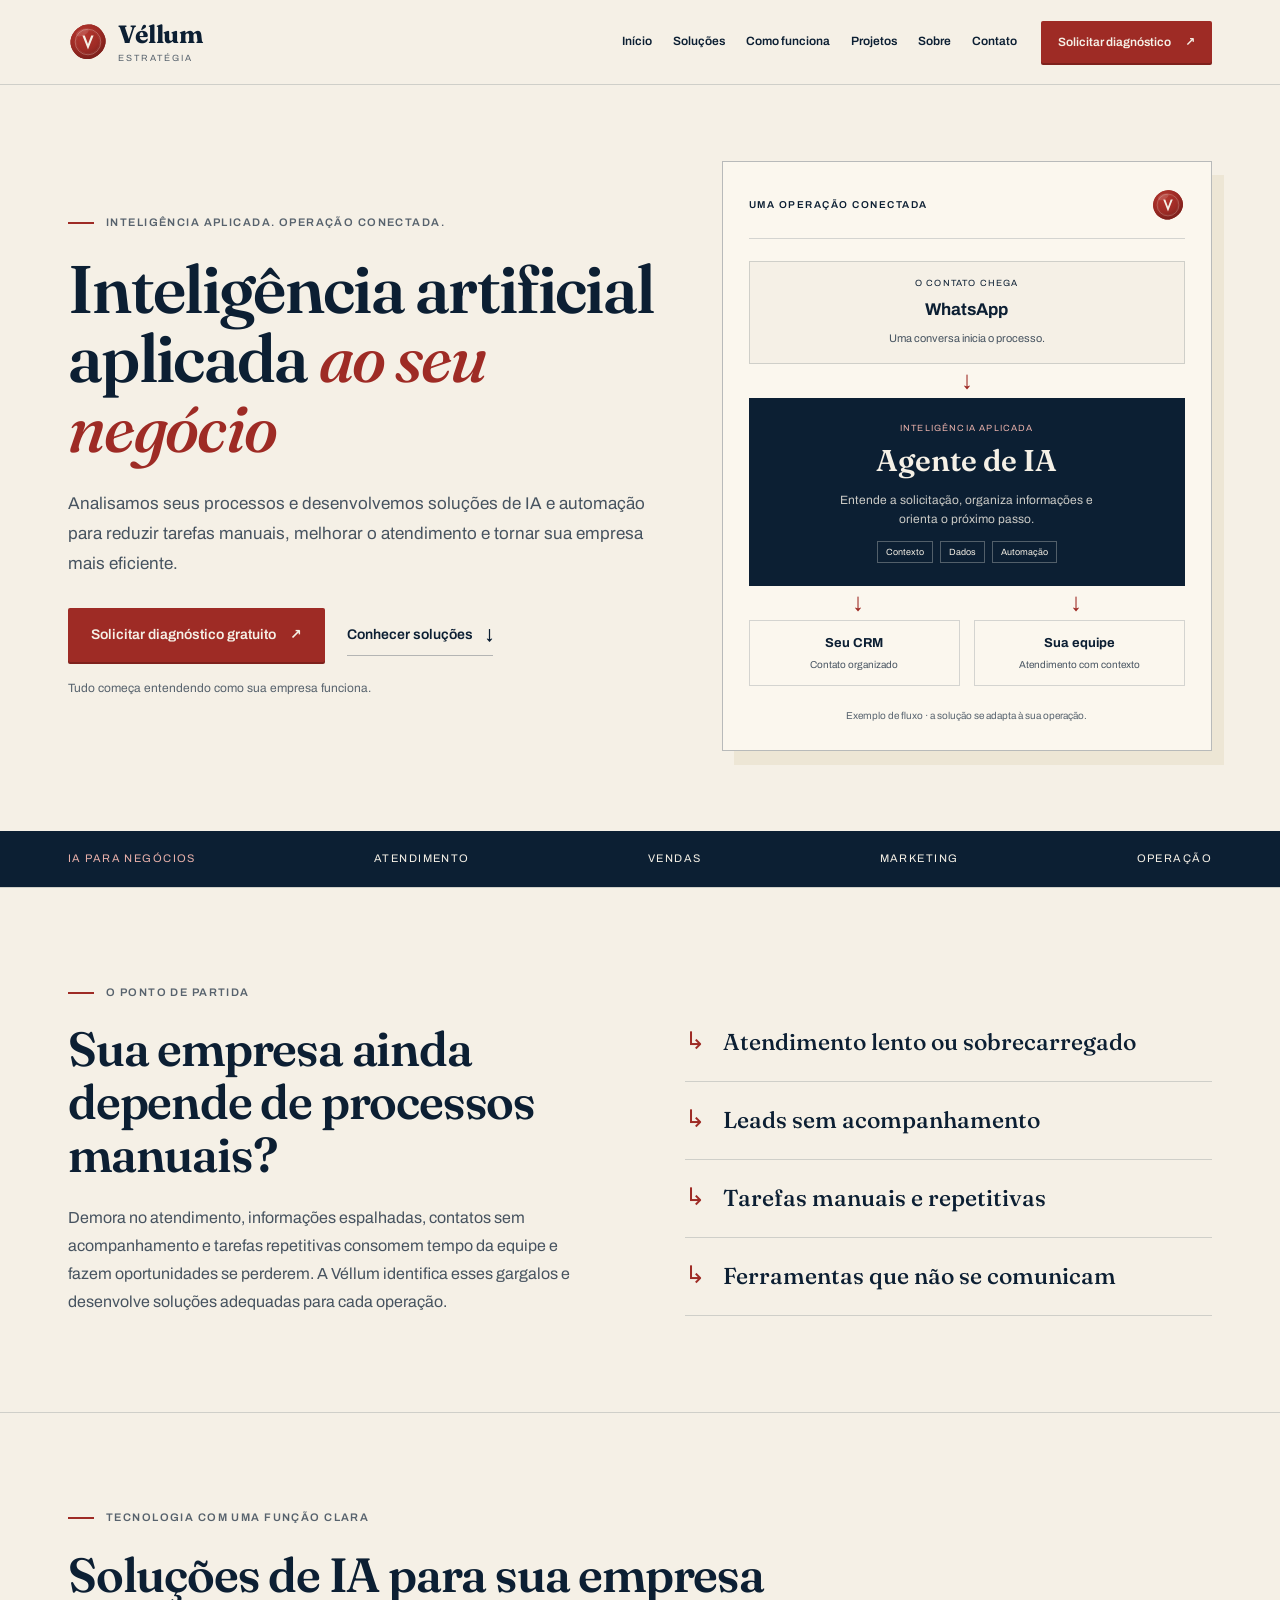
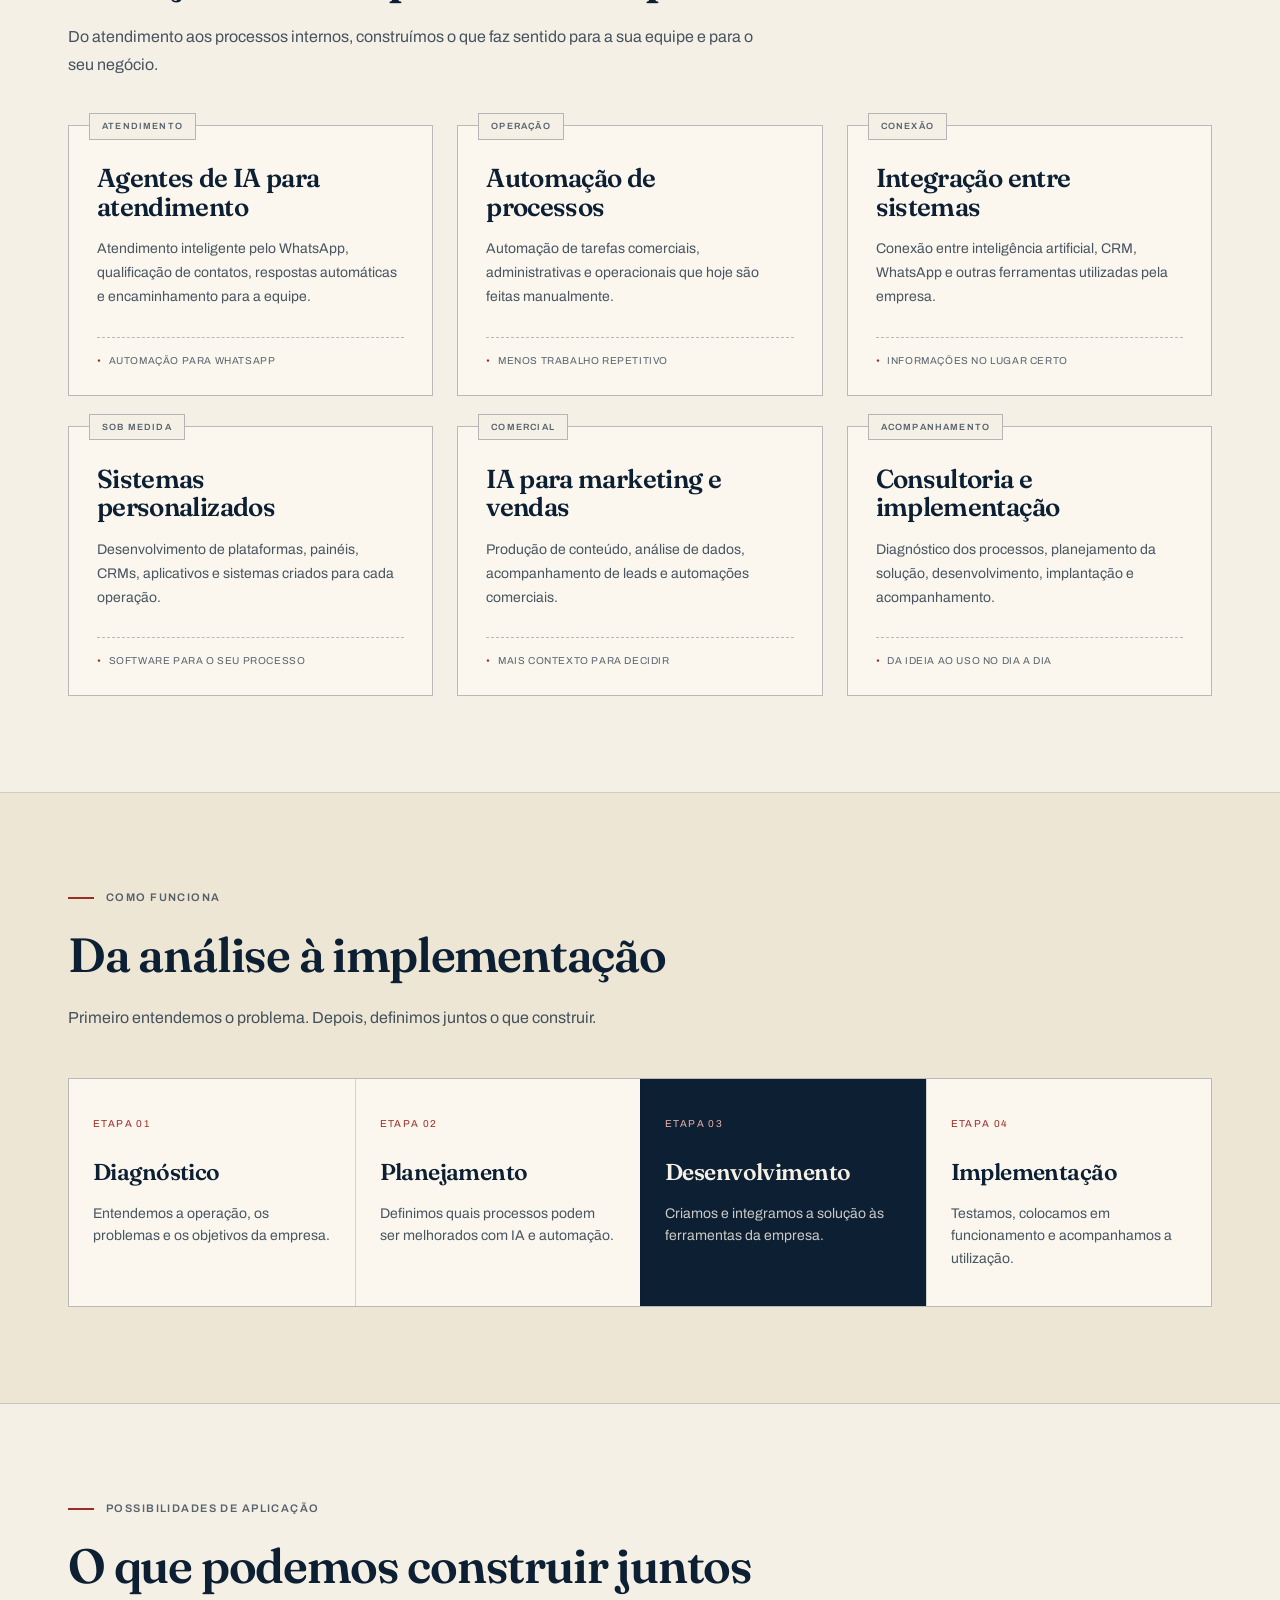
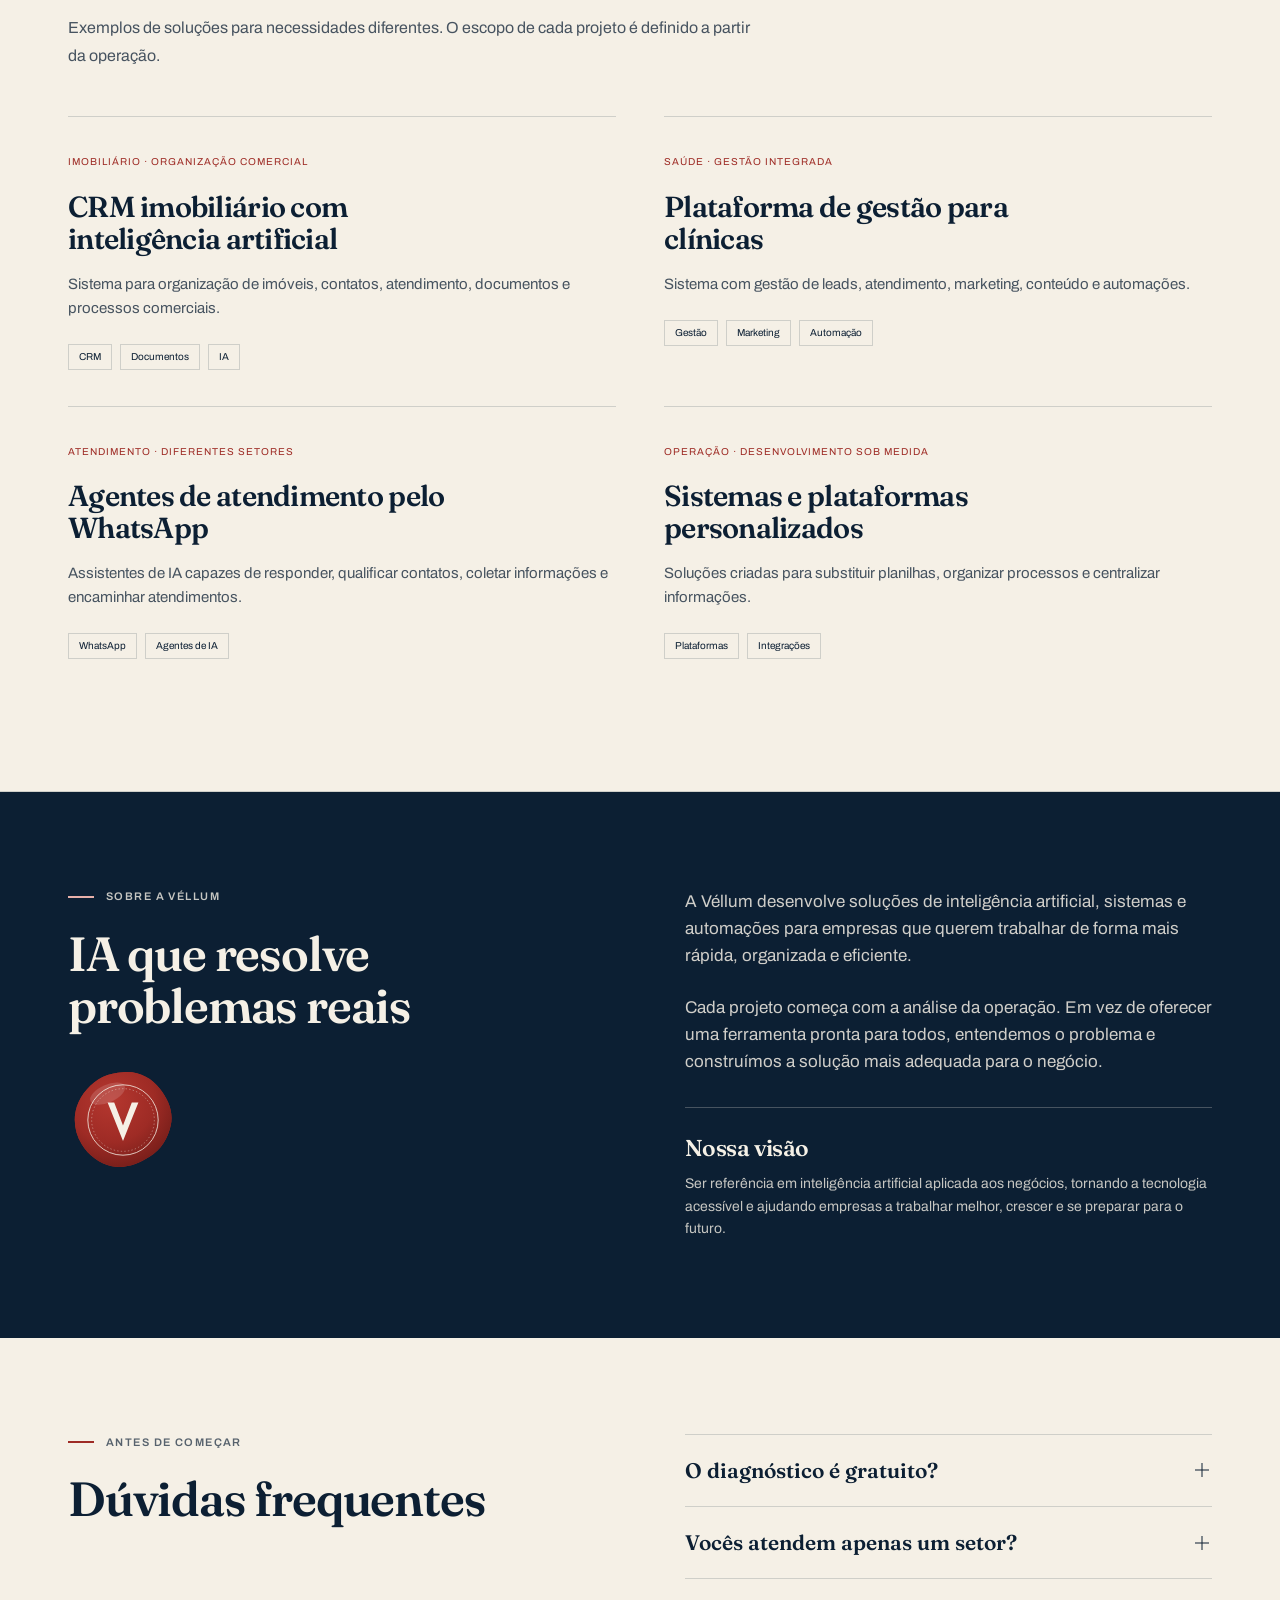
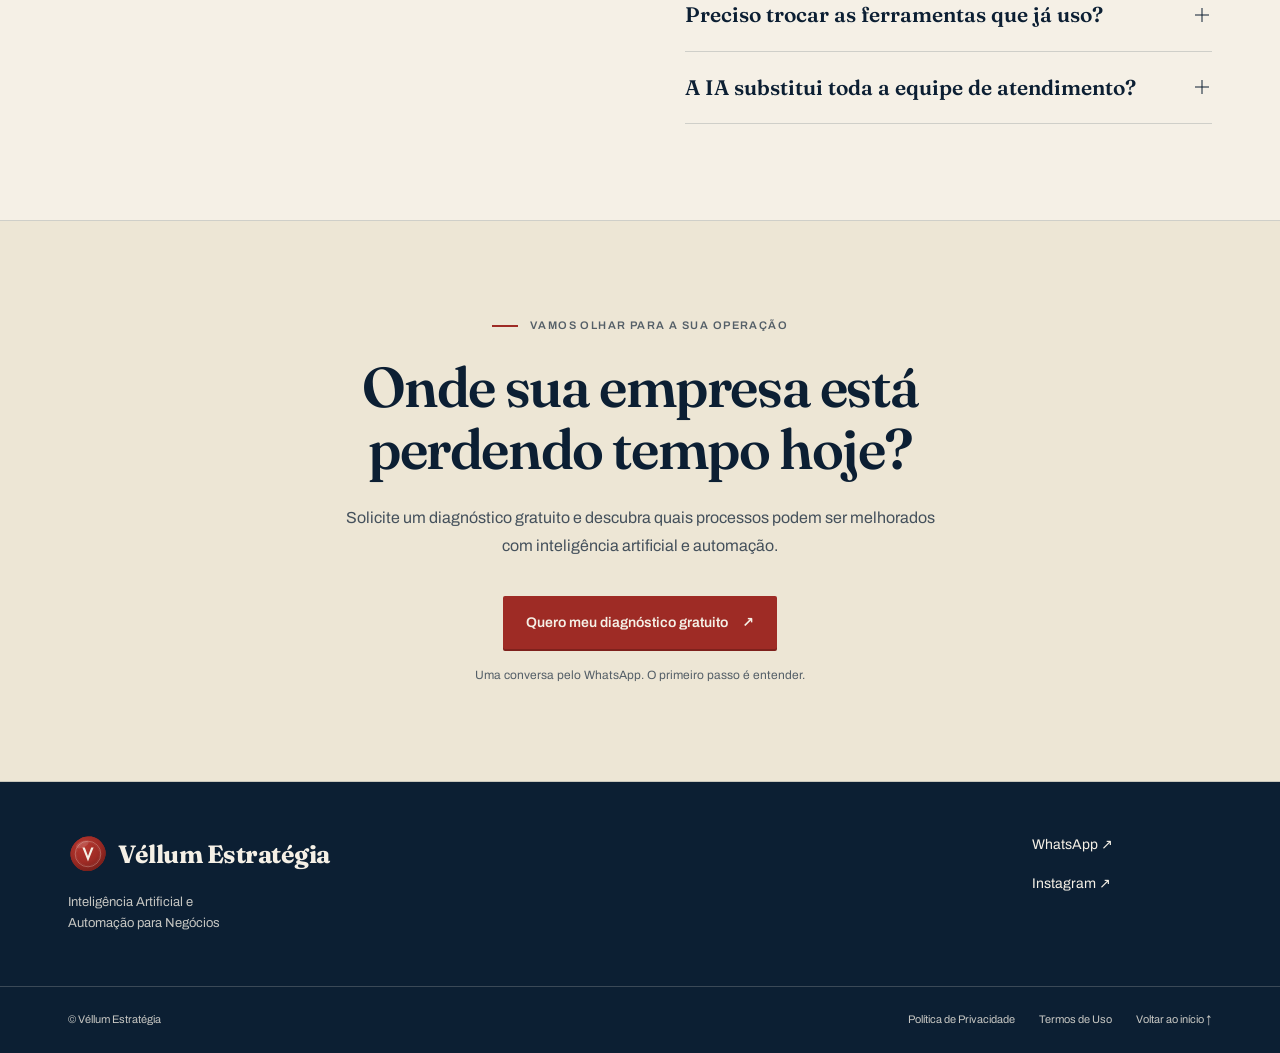
<file: index.html>
<!doctype html>
<html lang="pt-BR">
<head>
  <meta charset="utf-8">
  <meta name="viewport" content="width=device-width, initial-scale=1">
  <title>Véllum | Inteligência Artificial e Automação para Empresas</title>
  <meta name="description" content="Soluções de inteligência artificial, sistemas e automações para melhorar atendimento, vendas, marketing e processos internos.">
  <meta property="og:title" content="Véllum | Inteligência Artificial e Automação para Empresas">
  <meta property="og:description" content="Soluções de inteligência artificial, sistemas e automações para melhorar atendimento, vendas, marketing e processos internos.">
  <meta property="og:type" content="website">
  <meta property="og:locale" content="pt_BR">
  <meta property="og:url" content="https://vellumestrategia.com.br/">
  <meta property="og:image" content="https://vellumestrategia.com.br/assets/og-ia.png">
  <meta property="og:image:width" content="1200">
  <meta property="og:image:height" content="630">
  <meta property="og:image:alt" content="Véllum — Inteligência artificial aplicada ao seu negócio">
  <meta name="twitter:card" content="summary_large_image">
  <meta name="twitter:title" content="Véllum | Inteligência Artificial e Automação para Empresas">
  <meta name="twitter:description" content="Soluções de inteligência artificial, sistemas e automações para melhorar atendimento, vendas, marketing e processos internos.">
  <meta name="twitter:image" content="https://vellumestrategia.com.br/assets/og-ia.png">
  <meta name="twitter:image:alt" content="Véllum — Inteligência artificial aplicada ao seu negócio">
  <meta name="theme-color" content="#F5F0E6">
  <link rel="canonical" href="https://vellumestrategia.com.br/">
  <link rel="icon" type="image/png" sizes="32x32" href="assets/favicon-32.png">
  <link rel="apple-touch-icon" href="assets/apple-touch-icon.png">
  <link rel="preconnect" href="https://fonts.googleapis.com">
  <link rel="preconnect" href="https://fonts.gstatic.com" crossorigin>
  <link href="https://fonts.googleapis.com/css2?family=Fraunces:ital,opsz,wght@0,9..144,400;0,9..144,600;0,9..144,700;1,9..144,500&family=Archivo:wght@400;500;600;700&display=swap" rel="stylesheet">
  <link rel="stylesheet" href="assets/site.css">
  <script type="application/ld+json">
  {"@context":"https://schema.org","@type":"ProfessionalService","name":"Véllum Estratégia","description":"Soluções de inteligência artificial, sistemas e automações para melhorar atendimento, vendas, marketing e processos internos.","url":"https://vellumestrategia.com.br/","telephone":"+5541984191360","areaServed":"BR","sameAs":["https://instagram.com/vellum.estrategia"],"hasOfferCatalog":{"@type":"OfferCatalog","name":"Inteligência artificial para empresas","itemListElement":[{"@type":"Offer","itemOffered":{"@type":"Service","name":"Agentes de IA para atendimento"}},{"@type":"Offer","itemOffered":{"@type":"Service","name":"Automação de processos"}},{"@type":"Offer","itemOffered":{"@type":"Service","name":"Integração entre sistemas"}},{"@type":"Offer","itemOffered":{"@type":"Service","name":"Sistemas personalizados"}},{"@type":"Offer","itemOffered":{"@type":"Service","name":"IA para marketing e vendas"}},{"@type":"Offer","itemOffered":{"@type":"Service","name":"Consultoria e implementação"}}]}}
  </script>
  <!-- Configuração de Analytics preservada. -->
  <script>
    window.VELLUM_GA4 = 'G-S2M0ZX8E9G';
    window.dataLayer = window.dataLayer || [];
    function gtag(){ dataLayer.push(arguments); }
    window.gtag = gtag;
    if (window.VELLUM_GA4 !== 'G-XXXXXXXXXX') {
      var gs = document.createElement('script');
      gs.async = true;
      gs.src = 'https://www.googletagmanager.com/gtag/js?id=' + window.VELLUM_GA4;
      document.head.appendChild(gs);
      gtag('js', new Date());
      gtag('config', window.VELLUM_GA4, { anonymize_ip: true });
    }
  </script>
  <script src="assets/site.js" defer></script>
</head>
<body>
  <!-- Selo original da Véllum. -->
  <svg width="0" height="0" class="symbols" aria-hidden="true"><defs>
    <g id="selo-v">
      <path d="M100,13 C127,10 152,23 167,43 C182,62 192,84 187,109 C182,133 169,154 148,167 C128,180 104,189 80,184 C57,179 37,164 25,144 C12,123 9,98 16,76 C24,53 41,33 63,22 C75,16 87,14 100,13 Z" fill="#9E2B25"/>
      <path d="M100,13 C127,10 152,23 167,43 C182,62 192,84 187,109 C182,133 169,154 148,167 C128,180 104,189 80,184 C57,179 37,164 25,144 C12,123 9,98 16,76 C24,53 41,33 63,22 C75,16 87,14 100,13 Z" fill="url(#waxgrad)"/>
      <circle cx="100" cy="100" r="64" fill="none" stroke="#F5F0E6" stroke-width="1.6" opacity=".9"/>
      <circle cx="100" cy="100" r="57" fill="none" stroke="#F5F0E6" stroke-width="1" stroke-dasharray="2.5 4" opacity=".7"/>
      <path d="M 72 68 L 100 138 L 128 68 L 116 68 L 100 110 L 84 68 Z" fill="#F5F0E6"/>
      <ellipse cx="72" cy="52" rx="34" ry="16" fill="#FFFFFF" opacity=".14" transform="rotate(-24 72 52)"/>
    </g>
    <radialGradient id="waxgrad" cx="38%" cy="30%" r="80%"><stop offset="0%" stop-color="#B5372F"/><stop offset="55%" stop-color="#9E2B25"/><stop offset="100%" stop-color="#6E1B17"/></radialGradient>
  </defs></svg>
  <a class="skip" href="#conteudo">Pular para o conteúdo</a>
  <header id="topo"><div class="wrap header-inner">
    <a class="brand" href="#inicio" aria-label="Véllum — início"><svg viewBox="0 0 200 200" aria-hidden="true"><use href="#selo-v"/></svg><span><b>Véllum</b><small>Estratégia</small></span></a>
    <button class="menu-toggle" aria-expanded="false" aria-controls="menu" type="button" hidden>Menu <span aria-hidden="true">☰</span></button>
    <nav id="menu" aria-label="Navegação principal"><div class="navlinks"><a href="#inicio">Início</a><a href="#solucoes">Soluções</a><a href="#como-funciona">Como funciona</a><a href="#projetos">Projetos</a><a href="#sobre">Sobre</a><a href="#contato">Contato</a></div><a class="btn btn-wax nav-cta" data-diagnostico href="https://wa.me/5541984191360?text=Ol%C3%A1%2C%20vim%20pelo%20site%20da%20V%C3%A9llum%20e%20gostaria%20de%20solicitar%20um%20diagn%C3%B3stico%20de%20IA%20para%20minha%20empresa.">Solicitar diagnóstico <span aria-hidden="true">↗</span></a></nav>
  </div></header>
  <main id="conteudo">
    <section class="hero" id="inicio" aria-labelledby="h-hero"><div class="wrap hero-grid">
      <div><p class="eyebrow">Inteligência aplicada. Operação conectada.</p><h1 id="h-hero">Inteligência artificial aplicada <em>ao seu negócio</em></h1><p class="lede">Analisamos seus processos e desenvolvemos soluções de IA e automação para reduzir tarefas manuais, melhorar o atendimento e tornar sua empresa mais eficiente.</p><div class="ctas"><a class="btn btn-wax" data-diagnostico href="https://wa.me/5541984191360?text=Ol%C3%A1%2C%20vim%20pelo%20site%20da%20V%C3%A9llum%20e%20gostaria%20de%20solicitar%20um%20diagn%C3%B3stico%20de%20IA%20para%20minha%20empresa.">Solicitar diagnóstico gratuito <span aria-hidden="true">↗</span></a><a class="text-link" href="#solucoes">Conhecer soluções <span aria-hidden="true">↓</span></a></div><p class="cta-note">Tudo começa entendendo como sua empresa funciona.</p></div>
      <figure class="operation-map" aria-labelledby="map-caption"><div class="map-head"><span>Uma operação conectada</span><svg viewBox="0 0 200 200" aria-hidden="true"><use href="#selo-v"/></svg></div><div class="map-input"><span class="node-label">O contato chega</span><strong>WhatsApp</strong><span>Uma conversa inicia o processo.</span></div><div class="connector" aria-hidden="true">↓</div><div class="map-core"><span class="node-label">Inteligência aplicada</span><strong>Agente de IA</strong><p>Entende a solicitação, organiza informações e orienta o próximo passo.</p><div class="core-tags"><span>Contexto</span><span>Dados</span><span>Automação</span></div></div><div class="map-branches" aria-hidden="true"><span>↓</span><span>↓</span></div><div class="map-outputs"><div><strong>Seu CRM</strong><span>Contato organizado</span></div><div><strong>Sua equipe</strong><span>Atendimento com contexto</span></div></div><figcaption id="map-caption">Exemplo de fluxo · a solução se adapta à sua operação.</figcaption></figure>
    </div><div class="areas"><div class="wrap"><span>IA para negócios</span><span>Atendimento</span><span>Vendas</span><span>Marketing</span><span>Operação</span></div></div></section>
    <section class="problems" aria-labelledby="h-problemas"><div class="wrap split"><div class="section-head"><p class="eyebrow">O ponto de partida</p><h2 id="h-problemas">Sua empresa ainda depende de processos manuais?</h2><p class="sub">Demora no atendimento, informações espalhadas, contatos sem acompanhamento e tarefas repetitivas consomem tempo da equipe e fazem oportunidades se perderem. A Véllum identifica esses gargalos e desenvolve soluções adequadas para cada operação.</p></div><ul class="problem-list"><li>Atendimento lento ou sobrecarregado</li><li>Leads sem acompanhamento</li><li>Tarefas manuais e repetitivas</li><li>Ferramentas que não se comunicam</li></ul></div></section>
    <section id="solucoes" aria-labelledby="h-solucoes"><div class="wrap"><div class="section-head"><p class="eyebrow">Tecnologia com uma função clara</p><h2 id="h-solucoes">Soluções de IA para sua empresa</h2><p class="sub">Do atendimento aos processos internos, construímos o que faz sentido para a sua equipe e para o seu negócio.</p></div><div class="svc-grid">
      <article class="svc"><span class="tab">Atendimento</span><h3>Agentes de IA para atendimento</h3><p>Atendimento inteligente pelo WhatsApp, qualificação de contatos, respostas automáticas e encaminhamento para a equipe.</p><div class="foot">Automação para WhatsApp</div></article>
      <article class="svc"><span class="tab">Operação</span><h3>Automação de processos</h3><p>Automação de tarefas comerciais, administrativas e operacionais que hoje são feitas manualmente.</p><div class="foot">Menos trabalho repetitivo</div></article>
      <article class="svc"><span class="tab">Conexão</span><h3>Integração entre sistemas</h3><p>Conexão entre inteligência artificial, CRM, WhatsApp e outras ferramentas utilizadas pela empresa.</p><div class="foot">Informações no lugar certo</div></article>
      <article class="svc"><span class="tab">Sob medida</span><h3>Sistemas personalizados</h3><p>Desenvolvimento de plataformas, painéis, CRMs, aplicativos e sistemas criados para cada operação.</p><div class="foot">Software para o seu processo</div></article>
      <article class="svc"><span class="tab">Comercial</span><h3>IA para marketing e vendas</h3><p>Produção de conteúdo, análise de dados, acompanhamento de leads e automações comerciais.</p><div class="foot">Mais contexto para decidir</div></article>
      <article class="svc"><span class="tab">Acompanhamento</span><h3>Consultoria e implementação</h3><p>Diagnóstico dos processos, planejamento da solução, desenvolvimento, implantação e acompanhamento.</p><div class="foot">Da ideia ao uso no dia a dia</div></article>
    </div></div></section>
    <section class="method-section" id="como-funciona" aria-labelledby="h-metodo"><div class="wrap"><div class="section-head"><p class="eyebrow">Como funciona</p><h2 id="h-metodo">Da análise à implementação</h2><p class="sub">Primeiro entendemos o problema. Depois, definimos juntos o que construir.</p></div><ol class="met-grid"><li class="met"><span class="stage">Etapa 01</span><h3>Diagnóstico</h3><p>Entendemos a operação, os problemas e os objetivos da empresa.</p></li><li class="met"><span class="stage">Etapa 02</span><h3>Planejamento</h3><p>Definimos quais processos podem ser melhorados com IA e automação.</p></li><li class="met dark"><span class="stage">Etapa 03</span><h3>Desenvolvimento</h3><p>Criamos e integramos a solução às ferramentas da empresa.</p></li><li class="met"><span class="stage">Etapa 04</span><h3>Implementação</h3><p>Testamos, colocamos em funcionamento e acompanhamos a utilização.</p></li></ol></div></section>
    <section id="projetos" aria-labelledby="h-projetos"><div class="wrap"><div class="section-head"><p class="eyebrow">Possibilidades de aplicação</p><h2 id="h-projetos">O que podemos construir juntos</h2><p class="sub">Exemplos de soluções para necessidades diferentes. O escopo de cada projeto é definido a partir da operação.</p></div>
      <!-- Alterar para portfólio de projetos realizados após confirmação dos cases. -->
      <div class="project-grid"><article class="project"><span class="project-type">Imobiliário · organização comercial</span><h3>CRM imobiliário com inteligência artificial</h3><p>Sistema para organização de imóveis, contatos, atendimento, documentos e processos comerciais.</p><div class="project-tags"><span>CRM</span><span>Documentos</span><span>IA</span></div></article><article class="project"><span class="project-type">Saúde · gestão integrada</span><h3>Plataforma de gestão para clínicas</h3><p>Sistema com gestão de leads, atendimento, marketing, conteúdo e automações.</p><div class="project-tags"><span>Gestão</span><span>Marketing</span><span>Automação</span></div></article><article class="project"><span class="project-type">Atendimento · diferentes setores</span><h3>Agentes de atendimento pelo WhatsApp</h3><p>Assistentes de IA capazes de responder, qualificar contatos, coletar informações e encaminhar atendimentos.</p><div class="project-tags"><span>WhatsApp</span><span>Agentes de IA</span></div></article><article class="project"><span class="project-type">Operação · desenvolvimento sob medida</span><h3>Sistemas e plataformas personalizados</h3><p>Soluções criadas para substituir planilhas, organizar processos e centralizar informações.</p><div class="project-tags"><span>Plataformas</span><span>Integrações</span></div></article></div>
    </div></section>
    <section class="about" id="sobre" aria-labelledby="h-sobre"><div class="wrap split"><div><p class="eyebrow">Sobre a Véllum</p><h2 id="h-sobre">IA que resolve<br>problemas reais</h2><svg class="about-seal" viewBox="0 0 200 200" role="img" aria-label="Selo original da Véllum"><use href="#selo-v"/></svg></div><div class="about-copy"><p>A Véllum desenvolve soluções de inteligência artificial, sistemas e automações para empresas que querem trabalhar de forma mais rápida, organizada e eficiente.</p><p>Cada projeto começa com a análise da operação. Em vez de oferecer uma ferramenta pronta para todos, entendemos o problema e construímos a solução mais adequada para o negócio.</p><div class="vision"><h3>Nossa visão</h3><p>Ser referência em inteligência artificial aplicada aos negócios, tornando a tecnologia acessível e ajudando empresas a trabalhar melhor, crescer e se preparar para o futuro.</p></div></div></div></section>
    <section id="duvidas" aria-labelledby="h-duvidas"><div class="wrap split"><div class="section-head"><p class="eyebrow">Antes de começar</p><h2 id="h-duvidas">Dúvidas frequentes</h2></div><div class="faq"><details><summary><span class="q">O diagnóstico é gratuito?</span><span class="plus" aria-hidden="true"></span></summary><div class="a"><p>Sim. A conversa inicial serve para entender seus processos e identificar oportunidades de melhoria. Se houver um projeto a desenvolver, escopo e investimento são definidos antes da contratação.</p></div></details><details><summary><span class="q">Vocês atendem apenas um setor?</span><span class="plus" aria-hidden="true"></span></summary><div class="a"><p>Não. Desenvolvemos soluções para diferentes tipos de empresa. O ponto de partida é a necessidade da operação, e não um nicho específico.</p></div></details><details><summary><span class="q">Preciso trocar as ferramentas que já uso?</span><span class="plus" aria-hidden="true"></span></summary><div class="a"><p>Avaliamos primeiro as ferramentas existentes. As integrações dependem dos recursos e permissões de cada sistema; eventuais mudanças são discutidas no planejamento.</p></div></details><details><summary><span class="q">A IA substitui toda a equipe de atendimento?</span><span class="plus" aria-hidden="true"></span></summary><div class="a"><p>A solução pode assumir tarefas repetitivas e apoiar a equipe. Definimos quais situações precisam de atendimento humano e como encaminhá-las com as informações necessárias.</p></div></details></div></div></section>
    <section class="contact" id="contato" aria-labelledby="h-contato"><div class="wrap contact-inner"><p class="eyebrow">Vamos olhar para a sua operação</p><h2 id="h-contato">Onde sua empresa está<br>perdendo tempo hoje?</h2><p class="sub">Solicite um diagnóstico gratuito e descubra quais processos podem ser melhorados com inteligência artificial e automação.</p><a class="btn btn-wax" data-diagnostico href="https://wa.me/5541984191360?text=Ol%C3%A1%2C%20vim%20pelo%20site%20da%20V%C3%A9llum%20e%20gostaria%20de%20solicitar%20um%20diagn%C3%B3stico%20de%20IA%20para%20minha%20empresa.">Quero meu diagnóstico gratuito <span aria-hidden="true">↗</span></a><p class="cta-note">Uma conversa pelo WhatsApp. O primeiro passo é entender.</p></div></section>
  </main>
  <footer><div class="wrap footer-main"><div><a class="brand" href="#inicio"><svg viewBox="0 0 200 200" aria-hidden="true"><use href="#selo-v"/></svg><b>Véllum Estratégia</b></a><p>Inteligência Artificial e<br>Automação para Negócios</p></div><div class="footer-contact"><a href="https://wa.me/5541984191360">WhatsApp <span aria-hidden="true">↗</span></a><a href="https://instagram.com/vellum.estrategia" target="_blank" rel="noopener noreferrer">Instagram <span aria-hidden="true">↗</span></a><!-- E-mail comercial e LinkedIn aguardam endereços oficiais. --></div></div><div class="foot-bar"><div class="wrap"><span>© Véllum Estratégia</span><div class="foot-links"><a href="privacidade.html">Política de Privacidade</a><a href="termos.html">Termos de Uso</a><a href="#inicio">Voltar ao início ↑</a></div></div></div></footer>
</body>
</html>
</file>
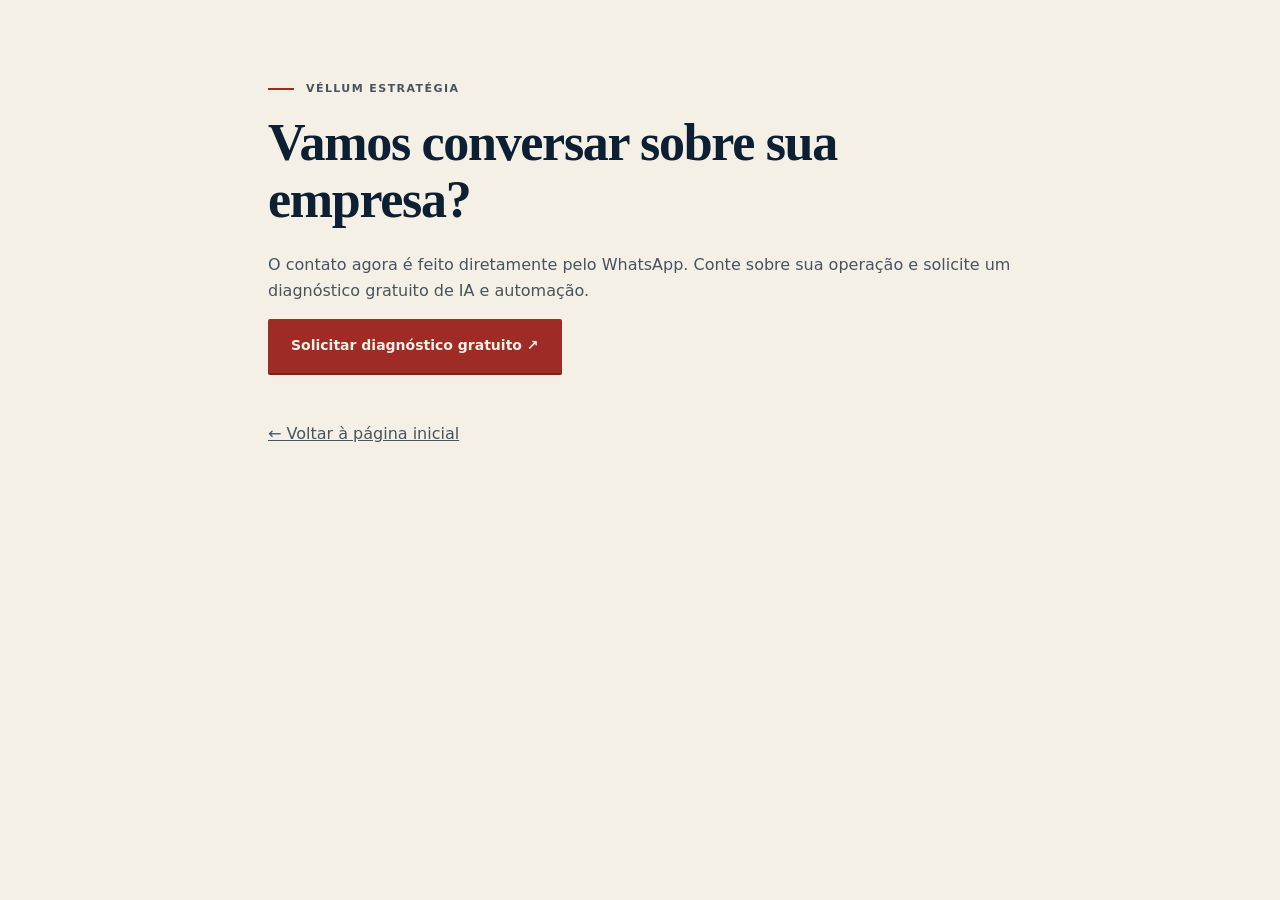
<file: obrigado.html>
<!doctype html>
<html lang="pt-BR"><head><meta charset="utf-8"><meta name="viewport" content="width=device-width, initial-scale=1"><meta name="robots" content="noindex"><title>Fale com a Véllum | Diagnóstico de IA</title><link rel="icon" href="assets/favicon-32.png"><link rel="stylesheet" href="assets/site.css"></head><body><main class="wrap legal"><p class="eyebrow">Véllum Estratégia</p><h1>Vamos conversar sobre sua empresa?</h1><p>O contato agora é feito diretamente pelo WhatsApp. Conte sobre sua operação e solicite um diagnóstico gratuito de IA e automação.</p><a class="btn btn-wax" href="https://wa.me/5541984191360?text=Ol%C3%A1%2C%20vim%20pelo%20site%20da%20V%C3%A9llum%20e%20gostaria%20de%20solicitar%20um%20diagn%C3%B3stico%20de%20IA%20para%20minha%20empresa.">Solicitar diagnóstico gratuito ↗</a><p><a class="back" href="/">← Voltar à página inicial</a></p></main></body></html>
</file>
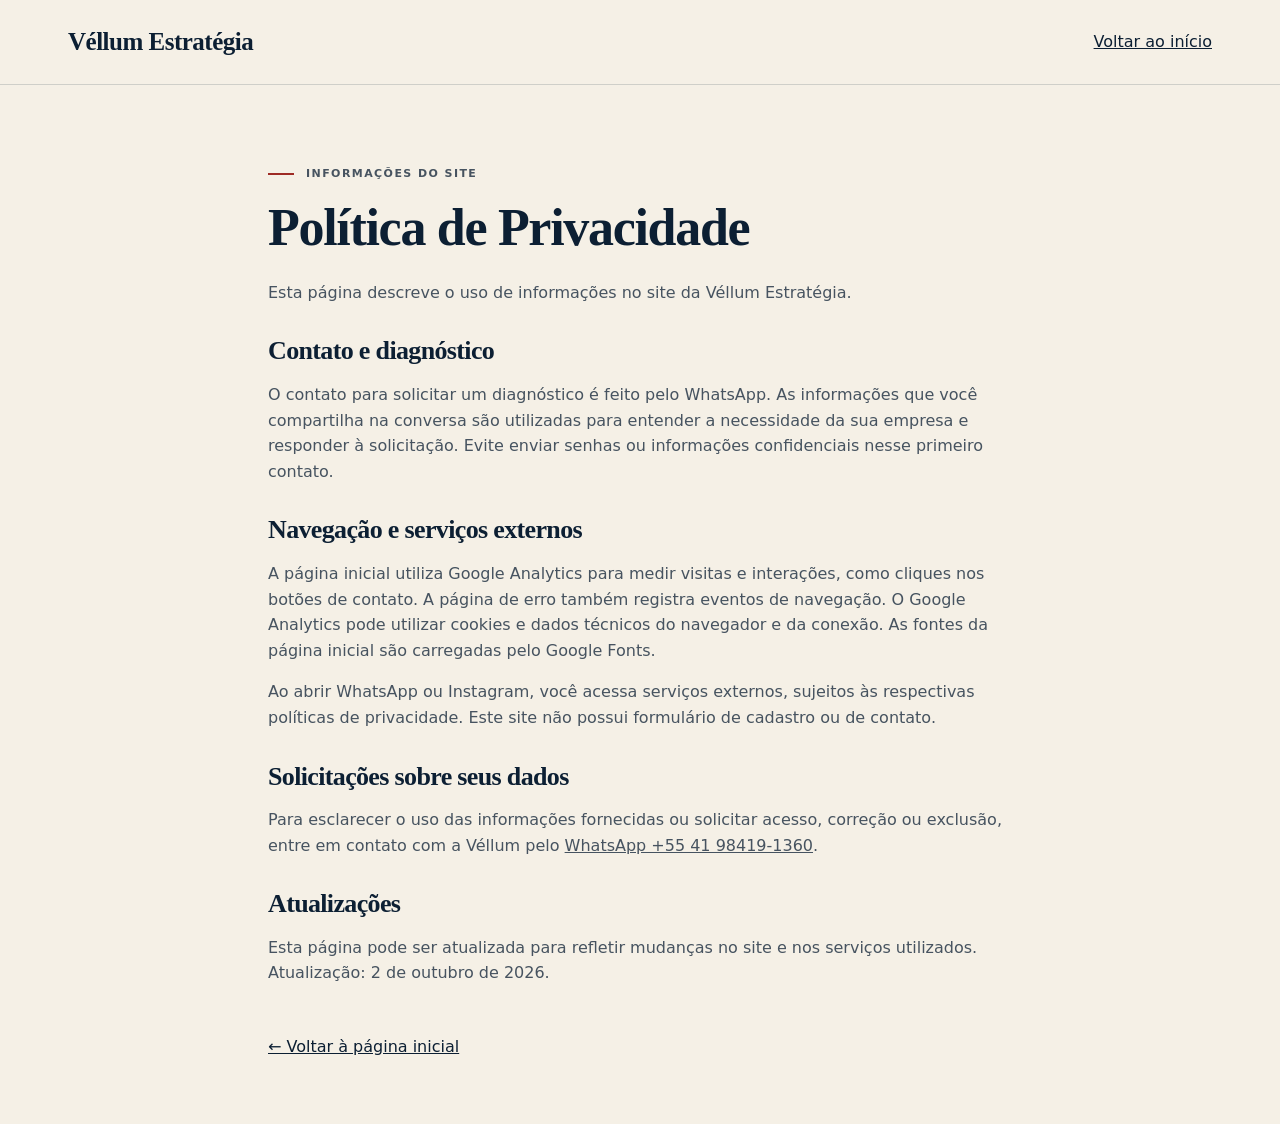
<file: privacidade.html>
<!doctype html>
<html lang="pt-BR"><head><meta charset="utf-8"><meta name="viewport" content="width=device-width, initial-scale=1"><title>Política de Privacidade | Véllum</title><meta name="description" content="Informações sobre navegação, ferramentas utilizadas no site da Véllum e contato sobre seus dados."><link rel="canonical" href="https://vellumestrategia.com.br/privacidade.html"><link rel="icon" href="assets/favicon-32.png"><link rel="stylesheet" href="assets/site.css"></head>
<body><header><div class="wrap header-inner"><a class="brand" href="/"><b>Véllum Estratégia</b></a><a href="/">Voltar ao início</a></div></header><main class="wrap legal"><p class="eyebrow">Informações do site</p><h1>Política de Privacidade</h1><p>Esta página descreve o uso de informações no site da Véllum Estratégia.</p><h2>Contato e diagnóstico</h2><p>O contato para solicitar um diagnóstico é feito pelo WhatsApp. As informações que você compartilha na conversa são utilizadas para entender a necessidade da sua empresa e responder à solicitação. Evite enviar senhas ou informações confidenciais nesse primeiro contato.</p><h2>Navegação e serviços externos</h2><p>A página inicial utiliza Google Analytics para medir visitas e interações, como cliques nos botões de contato. A página de erro também registra eventos de navegação. O Google Analytics pode utilizar cookies e dados técnicos do navegador e da conexão. As fontes da página inicial são carregadas pelo Google Fonts.</p><p>Ao abrir WhatsApp ou Instagram, você acessa serviços externos, sujeitos às respectivas políticas de privacidade. Este site não possui formulário de cadastro ou de contato.</p><h2>Solicitações sobre seus dados</h2><p>Para esclarecer o uso das informações fornecidas ou solicitar acesso, correção ou exclusão, entre em contato com a Véllum pelo <a href="https://wa.me/5541984191360">WhatsApp +55 41 98419-1360</a>.</p><h2>Atualizações</h2><p>Esta página pode ser atualizada para refletir mudanças no site e nos serviços utilizados. Atualização: 2 de outubro de 2026.</p><a class="back" href="/">← Voltar à página inicial</a></main></body></html>
</file>
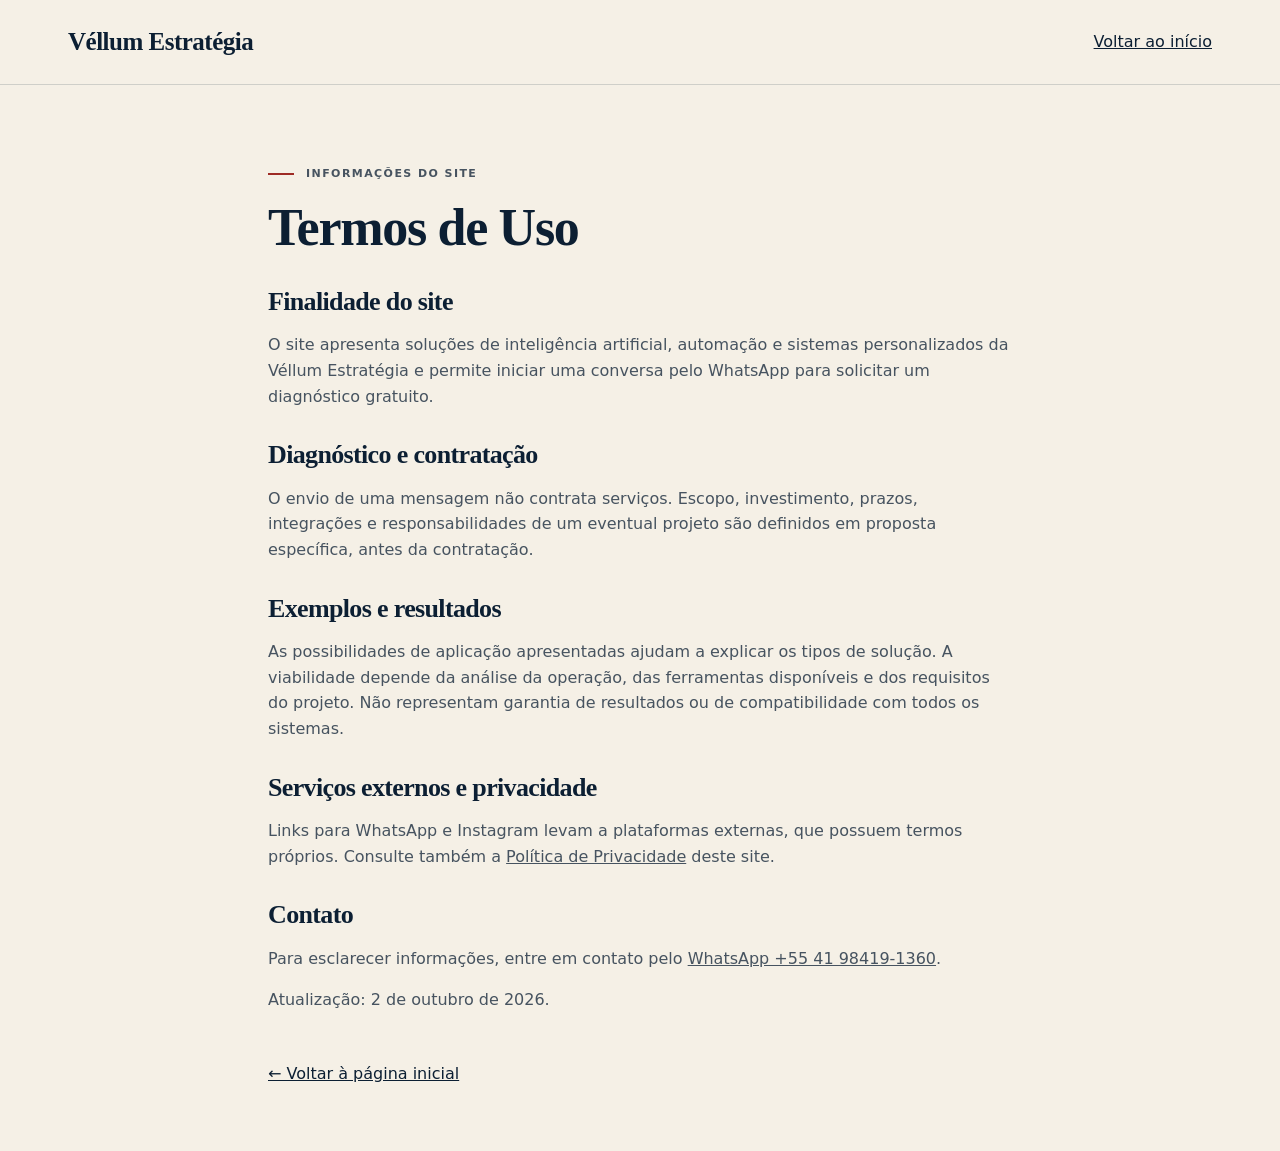
<file: termos.html>
<!doctype html>
<html lang="pt-BR"><head><meta charset="utf-8"><meta name="viewport" content="width=device-width, initial-scale=1"><title>Termos de Uso | Véllum</title><meta name="description" content="Informações sobre o uso do site e a solicitação de diagnóstico de IA e automação da Véllum."><link rel="canonical" href="https://vellumestrategia.com.br/termos.html"><link rel="icon" href="assets/favicon-32.png"><link rel="stylesheet" href="assets/site.css"></head>
<body><header><div class="wrap header-inner"><a class="brand" href="/"><b>Véllum Estratégia</b></a><a href="/">Voltar ao início</a></div></header><main class="wrap legal"><p class="eyebrow">Informações do site</p><h1>Termos de Uso</h1><h2>Finalidade do site</h2><p>O site apresenta soluções de inteligência artificial, automação e sistemas personalizados da Véllum Estratégia e permite iniciar uma conversa pelo WhatsApp para solicitar um diagnóstico gratuito.</p><h2>Diagnóstico e contratação</h2><p>O envio de uma mensagem não contrata serviços. Escopo, investimento, prazos, integrações e responsabilidades de um eventual projeto são definidos em proposta específica, antes da contratação.</p><h2>Exemplos e resultados</h2><p>As possibilidades de aplicação apresentadas ajudam a explicar os tipos de solução. A viabilidade depende da análise da operação, das ferramentas disponíveis e dos requisitos do projeto. Não representam garantia de resultados ou de compatibilidade com todos os sistemas.</p><h2>Serviços externos e privacidade</h2><p>Links para WhatsApp e Instagram levam a plataformas externas, que possuem termos próprios. Consulte também a <a href="privacidade.html">Política de Privacidade</a> deste site.</p><h2>Contato</h2><p>Para esclarecer informações, entre em contato pelo <a href="https://wa.me/5541984191360">WhatsApp +55 41 98419-1360</a>.</p><p>Atualização: 2 de outubro de 2026.</p><a class="back" href="/">← Voltar à página inicial</a></main></body></html>
</file>
<file: assets/site.css>
:root{--paper:#F5F0E6;--paper-warm:#FBF7EE;--paper-deep:#EDE6D5;--ink:#0C1F33;--ink-70:rgba(12,31,51,.75);--ink-55:rgba(12,31,51,.68);--ink-28:rgba(12,31,51,.28);--ink-16:rgba(12,31,51,.16);--lacre:#9E2B25;--lacre-deep:#7E211C;--serif:'Fraunces','Palatino Linotype',Georgia,serif;--sans:'Archivo','Segoe UI',system-ui,sans-serif;--rule:1px solid var(--ink-16);--w:1200px}
*{box-sizing:border-box;margin:0;padding:0}html{scroll-behavior:smooth}body{background:var(--paper);color:var(--ink);font-family:var(--sans);line-height:1.6;-webkit-font-smoothing:antialiased}::selection{background:var(--lacre);color:var(--paper)}a{color:inherit}button{font:inherit}[hidden]{display:none!important}[id]{scroll-margin-top:100px}:focus-visible{outline:3px solid var(--lacre);outline-offset:5px}footer :focus-visible{outline-color:var(--paper)}.symbols{position:absolute}.wrap{max-width:var(--w);margin:auto;padding:0 28px}.skip{position:fixed;left:16px;top:-100px;z-index:200;background:var(--ink);color:var(--paper);padding:12px 20px}.skip:focus{top:12px}h1,h2,h3{font-family:var(--serif);font-weight:600;line-height:1.1;letter-spacing:-.025em}h2{font-size:clamp(32px,4vw,48px)}p{overflow-wrap:break-word}.eyebrow{font-size:11px;letter-spacing:.13em;text-transform:uppercase;font-weight:600;color:var(--ink-55);display:flex;align-items:center;gap:12px;margin-bottom:22px}.eyebrow:before{content:'';width:26px;height:2px;background:var(--lacre);flex:none}.btn{display:inline-flex;align-items:center;justify-content:center;gap:14px;padding:16px 22px;border:1px solid transparent;border-radius:2px;text-decoration:none;font-weight:600;font-size:14px;line-height:1.4;cursor:pointer;transition:background .18s ease,transform .18s ease}.btn:hover{transform:translateY(-2px)}.btn-wax{background:var(--lacre);color:var(--paper);box-shadow:0 2px 0 var(--lacre-deep)}.btn-wax:hover{background:var(--lacre-deep)}.text-link{font-size:14px;font-weight:600;text-decoration:none;border-bottom:1px solid var(--ink-28);padding:9px 0}.text-link span{margin-left:10px}
/* Cabeçalho e marca originais, com navegação móvel acessível. */
header{position:sticky;top:0;z-index:100;background:rgba(245,240,230,.97);border-bottom:var(--rule)}.header-inner{min-height:84px;display:flex;align-items:center;justify-content:space-between;gap:22px}.brand{display:flex;align-items:center;gap:10px;text-decoration:none;flex:none}.brand svg{width:40px;height:40px}.brand b{font:700 25px var(--serif);letter-spacing:-.02em}.brand small{display:block;font-size:9px;text-transform:uppercase;letter-spacing:.22em;color:var(--ink-55)}nav{display:flex;align-items:center;gap:24px}.navlinks{display:flex;gap:21px}.navlinks a{font-size:12px;font-weight:600;text-decoration:none;padding:12px 0;white-space:nowrap}.navlinks a:hover{color:var(--lacre)}.nav-cta{padding:12px 16px;font-size:12px}.menu-toggle{border:var(--rule);background:transparent;color:var(--ink);padding:10px 14px;cursor:pointer}
/* Diagrama explicativo: uma aplicação concreta de IA. */
section{padding:96px 0;border-bottom:var(--rule)}.hero{padding:0}.hero-grid{display:grid;grid-template-columns:1.2fr 1fr;gap:65px;align-items:center;padding-top:76px;padding-bottom:80px}.hero h1{font-size:clamp(44px,5.25vw,68px);max-width:680px;line-height:1.04}.hero h1 em{font-weight:500;color:var(--lacre)}.lede{margin-top:26px;font-size:17px;line-height:1.75;color:var(--ink-70);max-width:580px}.ctas{display:flex;align-items:center;gap:22px;flex-wrap:wrap;margin-top:30px}.cta-note{font-size:12px;color:var(--ink-55);margin-top:17px}.operation-map{background:var(--paper-warm);border:1px solid var(--ink-28);padding:26px;box-shadow:12px 14px 0 var(--paper-deep);position:relative}.map-head{display:flex;justify-content:space-between;align-items:center;border-bottom:var(--rule);padding-bottom:16px;margin-bottom:22px}.map-head>span{font-size:10px;font-weight:600;text-transform:uppercase;letter-spacing:.15em}.map-head svg{height:34px;width:34px}.map-input{text-align:center;border:var(--rule);padding:14px 10px;background:var(--paper)}.node-label{font-size:9px;text-transform:uppercase;letter-spacing:.13em;display:block;margin-bottom:6px}.map-input strong{display:block;font-size:17px}.map-input>span:last-child{font-size:11px;color:var(--ink-70)}.connector{text-align:center;line-height:34px;color:var(--lacre)}.map-core{background:var(--ink);color:var(--paper);padding:23px;text-align:center}.map-core .node-label{color:#E8B0AA}.map-core strong{font:600 30px var(--serif)}.map-core p{font-size:12px;color:rgba(245,240,230,.82);margin:12px auto;max-width:280px}.core-tags{display:flex;justify-content:center;gap:7px}.core-tags span{font-size:9px;border:1px solid rgba(245,240,230,.3);padding:3px 8px}.map-branches{display:grid;grid-template-columns:1fr 1fr;text-align:center;line-height:34px;color:var(--lacre)}.map-outputs{display:grid;grid-template-columns:1fr 1fr;gap:14px}.map-outputs>div{border:var(--rule);padding:12px 6px;text-align:center}.map-outputs strong{display:block;font-size:13px}.map-outputs span{display:block;font-size:10px;color:var(--ink-70);margin-top:3px}.operation-map figcaption{font-size:10px;color:var(--ink-55);margin-top:22px;text-align:center}.areas{background:var(--ink);color:var(--paper)}.areas .wrap{display:flex;justify-content:space-between;gap:20px;padding-top:19px;padding-bottom:19px;flex-wrap:wrap}.areas span{font-size:11px;letter-spacing:.13em;text-transform:uppercase}.areas span:first-child{color:#E8B0AA}
/* Cards e etapas reaproveitam a linguagem visual do projeto. */
.section-head{max-width:700px;margin-bottom:46px}.sub{font-size:16px;color:var(--ink-70);margin-top:22px;line-height:1.75}.split{display:grid;grid-template-columns:1fr 1fr;gap:90px;align-items:start}.split .section-head{margin-bottom:0}.problem-list{list-style:none;padding-top:20px}.problem-list li{padding:23px 0;border-bottom:var(--rule);font:500 23px/1.35 var(--serif);display:flex;gap:18px}.problem-list li:before{content:'↳';color:var(--lacre);font:24px var(--sans)}.svc-grid{display:grid;grid-template-columns:repeat(3,1fr);gap:30px 24px}.svc{position:relative;border:1px solid var(--ink-28);background:var(--paper-warm);padding:38px 28px 26px;display:flex;flex-direction:column;transition:transform .2s ease,box-shadow .2s ease}.svc:hover{transform:translateY(-3px);box-shadow:0 15px 30px -20px var(--ink-28)}.svc .tab{position:absolute;top:-13px;left:20px;background:var(--paper);border:1px solid var(--ink-28);font-size:9px;letter-spacing:.13em;text-transform:uppercase;font-weight:600;padding:5px 12px;color:var(--ink-55)}.svc h3{font-size:26px;max-width:260px}.svc p{font-size:14px;line-height:1.7;color:var(--ink-70);margin-top:16px;flex:1}.svc .foot{border-top:1px dashed var(--ink-28);padding-top:15px;margin-top:28px;font-size:10px;text-transform:uppercase;letter-spacing:.06em;color:var(--ink-55)}.svc .foot:before{content:'•';color:var(--lacre);margin-right:7px}.method-section{background:var(--paper-deep)}.met-grid{display:grid;grid-template-columns:repeat(4,minmax(0,1fr));list-style:none;border:1px solid var(--ink-28);background:var(--paper-warm)}.met{padding:30px 24px 36px;border-left:var(--rule)}.met:first-child{border-left:0}.stage{font-size:10px;letter-spacing:.14em;text-transform:uppercase;color:var(--lacre)}.met h3{font-size:23px;margin-top:26px}.met p{font-size:14px;color:var(--ink-70);margin-top:17px}.met.dark{background:var(--ink);color:var(--paper)}.met.dark .stage{color:#E8B0AA}.met.dark p{color:rgba(245,240,230,.82)}.project-grid{display:grid;grid-template-columns:1fr 1fr;gap:0 48px}.project{border-top:var(--rule);padding:30px 0 36px}.project-type{font-size:10px;text-transform:uppercase;letter-spacing:.1em;color:var(--lacre)}.project h3{font-size:29px;margin-top:18px;max-width:420px}.project p{font-size:15px;color:var(--ink-70);margin-top:17px}.project-tags{display:flex;gap:8px;flex-wrap:wrap;margin-top:24px}.project-tags span{font-size:10px;border:var(--rule);padding:4px 10px}.about{background:var(--ink);color:var(--paper)}.about .eyebrow{color:rgba(245,240,230,.8)}.about .eyebrow:before{background:#E8B0AA}.about-seal{height:110px;width:110px;margin-top:32px}.about-copy>p{font-size:17px;color:rgba(245,240,230,.84)}.about-copy>p+p{margin-top:24px}.vision{margin-top:32px;border-top:1px solid rgba(245,240,230,.25);padding-top:28px}.vision h3{font-size:23px}.vision p{font-size:14px;color:rgba(245,240,230,.8);margin-top:12px}
.faq details{border-top:var(--rule)}.faq details:last-child{border-bottom:var(--rule)}.faq summary{list-style:none;cursor:pointer;display:flex;align-items:center;gap:16px;padding:22px 0;font:600 21px/1.3 var(--serif)}.faq summary::-webkit-details-marker{display:none}.faq .q{flex:1}.plus{width:20px;height:20px;position:relative;flex:none}.plus:before,.plus:after{content:'';position:absolute;background:var(--ink);left:50%;top:50%;transform:translate(-50%,-50%)}.plus:before{width:14px;height:1px}.plus:after{height:14px;width:1px}.faq details[open] .plus:after{display:none}.faq .a{padding:0 30px 22px 0;color:var(--ink-70);font-size:14px}
.contact{background:var(--paper-deep)}.contact-inner{text-align:center;max-width:850px}.contact .eyebrow{justify-content:center}.contact h2{font-size:clamp(36px,4.5vw,56px)}.contact .sub{max-width:610px;margin:24px auto}.contact .btn{margin-top:12px}footer{background:var(--ink);color:var(--paper)}.footer-main{display:flex;justify-content:space-between;gap:40px;padding-top:52px;padding-bottom:52px}.footer-main p{margin-top:18px;color:rgba(245,240,230,.8);font-size:13px}.footer-contact{display:flex;flex-direction:column;gap:16px;min-width:180px;font-size:14px}.footer-contact a{text-decoration:none}.foot-bar{border-top:1px solid rgba(245,240,230,.2);color:rgba(245,240,230,.8);font-size:11px}.foot-bar .wrap{display:flex;justify-content:space-between;gap:22px;flex-wrap:wrap;padding-top:24px;padding-bottom:24px}.foot-links{display:flex;gap:24px;flex-wrap:wrap}.foot-links a{text-decoration:none}.legal{max-width:800px;min-height:70vh;padding-top:64px;padding-bottom:64px}.legal h1{font-size:clamp(36px,6vw,52px);margin-bottom:24px}.legal h2{font-size:26px;margin-top:32px;margin-bottom:14px}.legal p{margin:16px 0;color:var(--ink-70)}.legal .back{display:inline-block;margin-top:32px}
@media(max-width:1100px){.header-inner{flex-wrap:wrap;padding-top:16px;padding-bottom:16px}.header-inner nav{width:100%;justify-content:space-between}.menu-ready .header-inner nav{display:none}.menu-ready .header-inner nav.is-open{display:flex;align-items:stretch;flex-direction:column;gap:18px}.menu-ready .navlinks{flex-wrap:wrap;gap:8px 24px}.menu-ready .nav-cta{align-self:flex-start}.hero-grid{gap:36px}.split{gap:44px}.met-grid{grid-template-columns:1fr 1fr}.met:nth-child(3){border-left:0}.met:nth-child(n+3){border-top:var(--rule)}}
@media(max-width:800px){section{padding:64px 0}.hero-grid{grid-template-columns:1fr;padding-top:54px;padding-bottom:60px;gap:40px}.hero h1{max-width:650px;font-size:clamp(42px,8vw,64px)}.operation-map{width:100%;max-width:500px;justify-self:center}.split{grid-template-columns:1fr;gap:34px}.svc-grid{grid-template-columns:1fr 1fr}.project-grid{gap:0 30px}.section-head{margin-bottom:40px}.about .split{gap:18px}.about-seal{width:70px;height:70px;margin-top:24px}.areas .wrap{justify-content:flex-start;gap:12px 24px}.areas span:first-child{width:100%}.header-inner nav{flex-wrap:wrap}.navlinks{flex-wrap:wrap}}
@media(max-width:520px){.wrap{padding-left:22px;padding-right:22px}.hero-grid{padding-top:44px}.eyebrow{font-size:9px;letter-spacing:.08em}.hero .lede{font-size:16px}.hero .ctas{gap:18px;align-items:flex-start;flex-direction:column}.operation-map{padding:18px;box-shadow:7px 8px 0 var(--paper-deep)}.map-head>span{font-size:9px}.map-core{padding:20px 12px}.map-outputs{gap:10px}.map-outputs span{font-size:9px}.svc-grid,.met-grid,.project-grid{grid-template-columns:1fr}.met{border-left:0;border-top:var(--rule)}.met:first-child{border-top:0}.met h3{margin-top:15px}.svc h3{max-width:none}.project h3{font-size:27px}.problem-list li{font-size:22px;padding:20px 0}.footer-main{flex-direction:column;gap:32px}.foot-links{gap:16px}.brand b{font-size:24px}.menu-ready .navlinks{display:grid;grid-template-columns:1fr 1fr}.menu-ready .navlinks a{padding:10px 0}.contact .btn{padding-left:16px;padding-right:16px;font-size:13px}}
@media(prefers-reduced-motion:reduce){html{scroll-behavior:auto}*,*:before,*:after{transition:none!important;animation:none!important}.btn:hover,.svc:hover{transform:none}}
</file>
